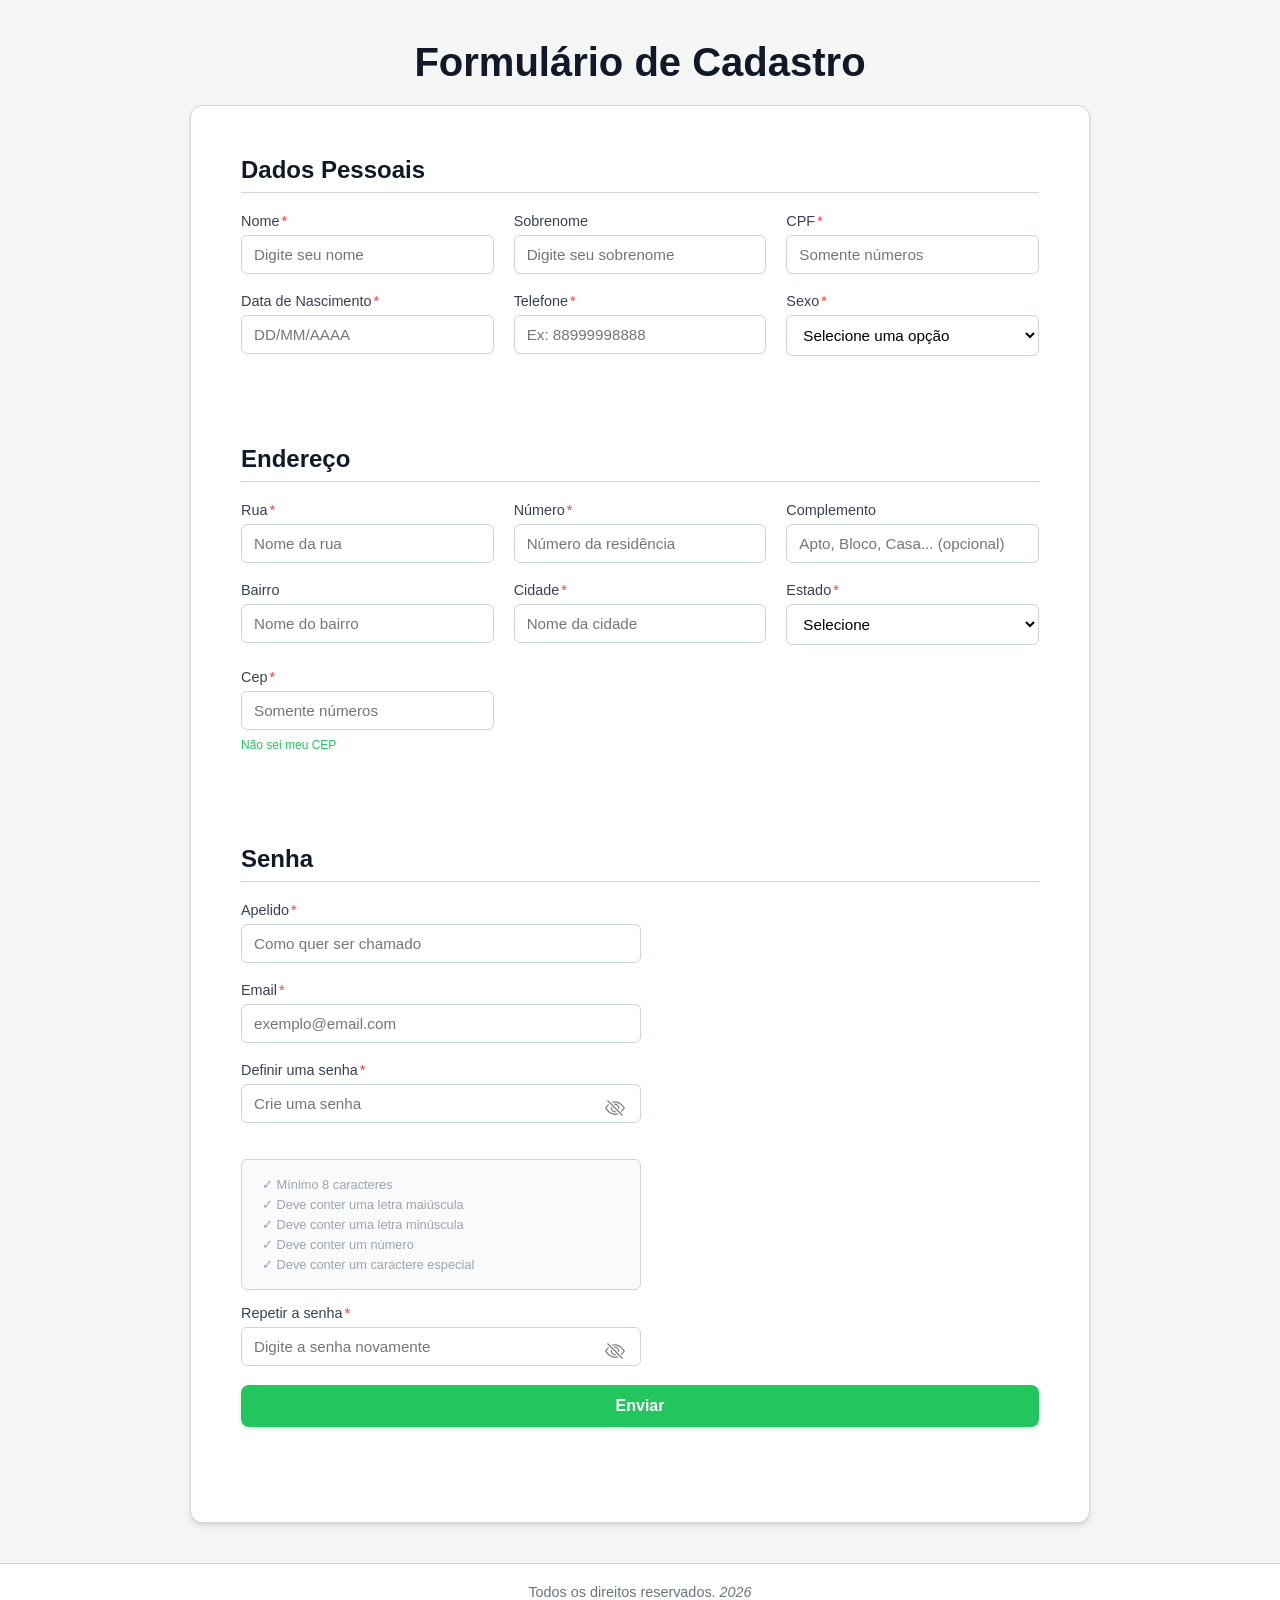
<file: 3-periodo/programaçãp web/trabalho avaliativo - formulário/index.html>
<!DOCTYPE html>
<html lang="pt-br">
<head>
    <meta charset="UTF-8">
    <meta name="viewport" content="width=device-width, initial-scale=1.0">
    <title>Formulário de Cadastro</title>

    <link rel="stylesheet" href="style.css">
    <link rel="shortcut icon" href="favicon.ico" type="image/x-icon">
</head>
<body>

    <h1>Formulário de Cadastro</h1>
    
    <form action="#" method="post">

        <div class="form-container data-form">

            <h2>Dados Pessoais</h2>
            <hr>

            <div class="input-field">

                <label for="name"><p>Nome<span>*</span></p>
                    <input type="text" name="name" id="name" required placeholder="Digite seu nome">
                    <span class="warn"></span>
                </label>

                <label for="surname"><p>Sobrenome</p>
                    <input type="text" name="surname" id="surname" placeholder="Digite seu sobrenome">
                    <span class="warn"></span>
                </label>

                <label for="cpf"><p>CPF<span>*</span></p>
                    <input type="text" name="cpf" id="cpf" required maxlength="11" placeholder="Somente números">
                    <span class="warn"></span>
                </label>

            </div>

            <div class="input-field">

                <label for="b-date"><p>Data de Nascimento<span>*</span></p>
                    <input type="text" name="b-date" id="b-date" placeholder="DD/MM/AAAA" maxlength="10" required >
                    <span class="warn"></span>
                </label>

                <label for="phone-num"><p>Telefone<span>*</span></p>
                    <input type="tel" name="phone-num" id="phone-num" required placeholder="Ex: 88999998888">
                    <span class="warn"></span>
                </label>

                <label for="sex"><p>Sexo<span>*</span></p>
                    <select name="sex" id="sex" required>
                        <option value="" disabled selected>Selecione uma opção</option>
                        <option value="fem">Feminino</option>
                        <option value="masc">Masculino</option>
                    </select>
                    <span class="warn"></span>
                </label>

            </div>

        </div>

        <div class="form-container adress-form">

            <h2>Endereço</h2>
            <hr>

            <div class="input-field">

                <label for="street"><p>Rua<span>*</span></p>
                    <input type="text" name="street" id="street" required placeholder="Nome da rua">
                    <span class="warn"></span>
                </label>

                <label for="number"><p>Número<span>*</span></p>
                    <input type="text" name="number" id="number" required placeholder="Número da residência">
                    <span class="warn"></span>
                </label>

                <label for="compl"><p>Complemento</p>
                    <input type="text" name="compl" id="compl" placeholder="Apto, Bloco, Casa... (opcional)">
                    <span class="warn"></span>
                </label>

            </div>

            <div class="input-field">

                <label for="neighb"><p>Bairro</p>
                    <input type="text" name="neighb" id="neighb" placeholder="Nome do bairro">
                    <span class="warn"></span>
                </label>

                <label for="city"><p>Cidade<span>*</span></p>
                    <input type="text" name="city" id="city" required placeholder="Nome da cidade">
                    <span class="warn"></span>
                </label>
                
                <label for="state"><p>Estado<span>*</span></p>
                    <select name="state" id="estado" required>
                        <option value="" disabled selected>Selecione</option>
                        <option>AC</option>
                        <option>AL</option>
                        <option>AP</option>
                        <option>AM</option>
                        <option>BA</option>
                        <option>CE</option>
                        <option>DF</option>
                        <option>ES</option>
                        <option>GO</option>
                        <option>MA</option>
                        <option>MT</option>
                        <option>MS</option>
                        <option>MG</option>
                        <option>PA</option>
                        <option>PB</option>
                        <option>PR</option>
                        <option>PE</option>
                        <option>PI</option>
                        <option>RJ</option>
                        <option>RN</option>
                        <option>RS</option>
                        <option>RO</option>
                        <option>RR</option>
                        <option>SC</option>
                        <option>SP</option>
                        <option>SE</option>
                        <option>TO</option>
                    </select>
                    <span class="warn"></span>

                </label>

                <label for="cep"><p>Cep<span>*</span></p>
                    <input type="text" name="cep" id="cep" required maxlength="9" placeholder="Somente números">
                    <span class="warn"></span>
                    <a href="#" id="buscarCep">Não sei meu CEP</a>
                    <div id="resultadosCep"></div>
                </label>

            </div>
                
        </div>

        <div class="form-container pass-form">

            <h2>Senha</h2>
            <hr>

            <div class="input-field">
                <label for="username"><p>Apelido<span>*</span></p>
                    <input type="text" name="username" id="username" required placeholder="Como quer ser chamado">
                    <span class="warn"></span>
                </label>
            </div>

            <div class="input-field">
                <label for="email"><p>Email<span>*</span></p>
                    <input type="email" name="email" id="email" required placeholder="exemplo@email.com">
                    <span class="warn"></span>
                </label>
            </div>

            <div class="input-field">
                <label for="passw"><p>Definir uma senha<span>*</span></p>
                    <input type="password" name="passw" id="passw" required minlength="8" placeholder="Crie uma senha">
                    <span class="eye-icon" onclick="togglePassword('passw')">
                        <img src="eye-slash.svg" alt="Mostrar senha" id="eye-passw">
                    </span>
                    <span class="warn"></span>
                </label>

                <div class="password-requirements">
                    <div class="requirement" id="req-length">✓ Mínimo 8 caracteres</div>
                    <div class="requirement" id="req-upper">✓ Deve conter uma letra maiúscula</div>
                    <div class="requirement" id="req-lower">✓ Deve conter uma letra minúscula</div>
                    <div class="requirement" id="req-number">✓ Deve conter um número</div>
                    <div class="requirement" id="req-special">✓ Deve conter um caractere especial</div>
                </div>
            </div>

            <div class="input-field">
                <label for="rpassw"><p>Repetir a senha<span>*</span></p>
                    <input type="password" name="rpassw" id="rpassw" required minlength="8" placeholder="Digite a senha novamente">
                    <span class="eye-icon" onclick="togglePassword('rpassw')">
                        <img src="eye-slash.svg" alt="Mostrar senha" id="eye-rpassw">
                    </span>
                    <span class="warn"></span>
                </label>
            </div>
            
            <div class="input-field">
                <input type="submit" value="Enviar" class="send">
            </div>

        </div>
    </form>

    <footer>
        <p>Todos os direitos reservados. <i><span id="currentYear"></span></i></p>
    </footer>

    <script src="script.js"></script>
</body>
</html>
</file>
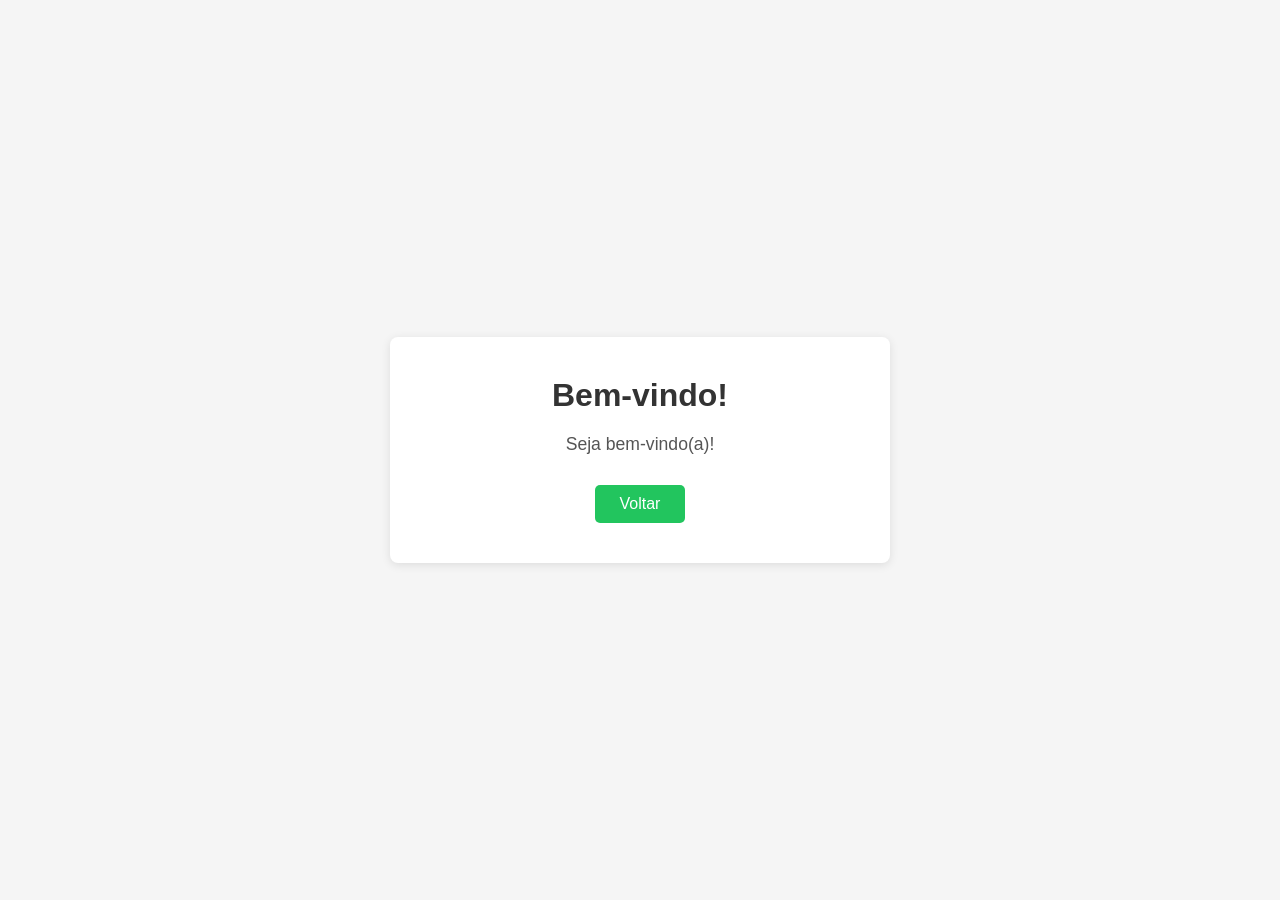
<file: 3-periodo/programaçãp web/trabalho avaliativo - formulário/maiorIdade.html>
<!DOCTYPE html>
<html lang="pt-br">
<head>
    <meta charset="UTF-8">
    <meta name="viewport" content="width=device-width, initial-scale=1.0">
    <title>Bem-vindo</title>
    <style>
        * {
            margin: 0;
            padding: 0;
            box-sizing: border-box;
        }

        body {
            font-family: Arial, Helvetica, sans-serif;
            background: #f5f5f5;
            min-height: 100vh;
            display: flex;
            justify-content: center;
            align-items: center;
            padding: 20px;
        }

        .container {
            background: white;
            border-radius: 8px;
            padding: 40px;
            box-shadow: 0 2px 10px rgba(0, 0, 0, 0.1);
            text-align: center;
            max-width: 500px;
            width: 100%;
        }

        h1 {
            color: #333;
            font-size: 2rem;
            margin-bottom: 20px;
        }

        #msg {
            color: #555;
            font-size: 1.1rem;
            margin-bottom: 30px;
        }

        #msg b {
            color: #22C55E;
        }

        .btn {
            display: inline-block;
            background: #22C55E;
            color: white;
            padding: 10px 25px;
            border-radius: 5px;
            text-decoration: none;
            transition: background 0.2s;
        }

        .btn:hover {
            background: #16A34A;
        }
    </style>
</head>
<body>

    <div class="container">
        <h1>Bem-vindo!</h1>
        <p id="msg"></p>
        <a href="index.html" class="btn">Voltar</a>
    </div>

    <script>
        const params = new URLSearchParams(window.location.search);
        const nome = params.get("user");

        if (nome) {
            document.getElementById("msg").innerHTML = `Seja bem-vindo(a), <b>${nome}</b>!`;
        } else {
            document.getElementById("msg").innerHTML = `Seja bem-vindo(a)!`;
        }
    </script>

</body>
</html>
</file>
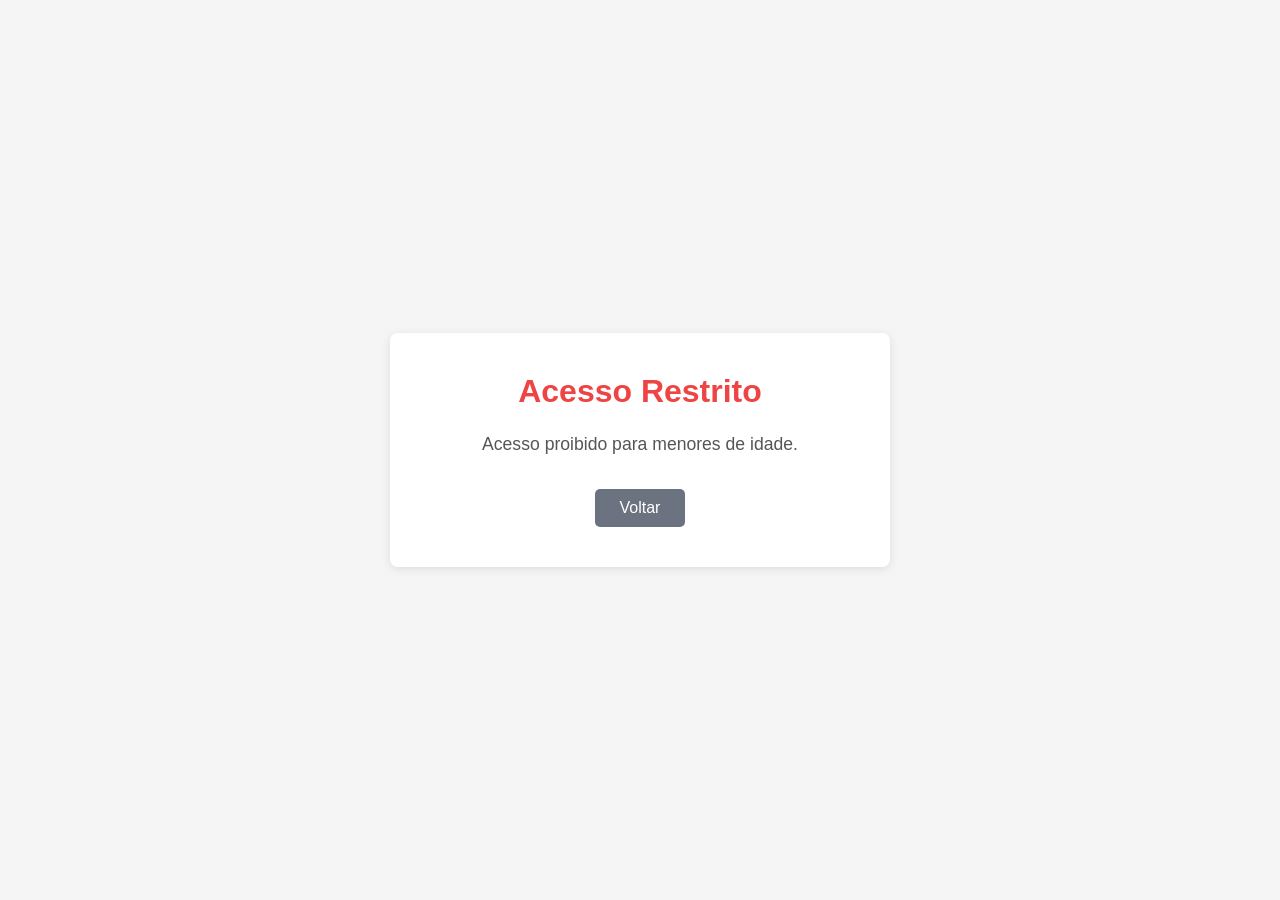
<file: 3-periodo/programaçãp web/trabalho avaliativo - formulário/menorIdade.html>
<!DOCTYPE html>
<html lang="pt-br">
<head>
    <meta charset="UTF-8">
    <meta name="viewport" content="width=device-width, initial-scale=1.0">
    <title>Acesso Negado</title>
    <style>
        * {
            margin: 0;
            padding: 0;
            box-sizing: border-box;
        }

        body {
            font-family: Arial, Helvetica, sans-serif;
            background: #f5f5f5;
            min-height: 100vh;
            display: flex;
            justify-content: center;
            align-items: center;
            padding: 20px;
        }

        .container {
            background: white;
            border-radius: 8px;
            padding: 40px;
            box-shadow: 0 2px 10px rgba(0, 0, 0, 0.1);
            text-align: center;
            max-width: 500px;
            width: 100%;
        }

        h1 {
            color: #EF4444;
            font-size: 2rem;
            margin-bottom: 20px;
        }

        #info {
            color: #555;
            font-size: 1.1rem;
            line-height: 1.6;
            margin-bottom: 30px;
        }

        #info b {
            color: #333;
        }

        .btn {
            display: inline-block;
            background: #6B7280;
            color: white;
            padding: 10px 25px;
            border-radius: 5px;
            text-decoration: none;
            transition: background 0.2s;
        }

        .btn:hover {
            background: #4B5563;
        }
    </style>
</head>
<body>

    <div class="container">
        <h1>Acesso Restrito</h1>
        <p id="info"></p>
        <a href="index.html" class="btn">Voltar</a>
    </div>

    <script>
        const params = new URLSearchParams(window.location.search);
        const nome = params.get("user");
        const idade = params.get("age");

        if (nome && idade) {
            document.getElementById("info").innerHTML = `
                Olá <b>${nome}</b>, você tem <b>${idade}</b> anos.<br><br>
                Acesso proibido para menores de idade.
            `;
        } else {
            document.getElementById("info").innerHTML = `
                Acesso proibido para menores de idade.
            `;
        }
    </script>

</body>
</html>
</file>
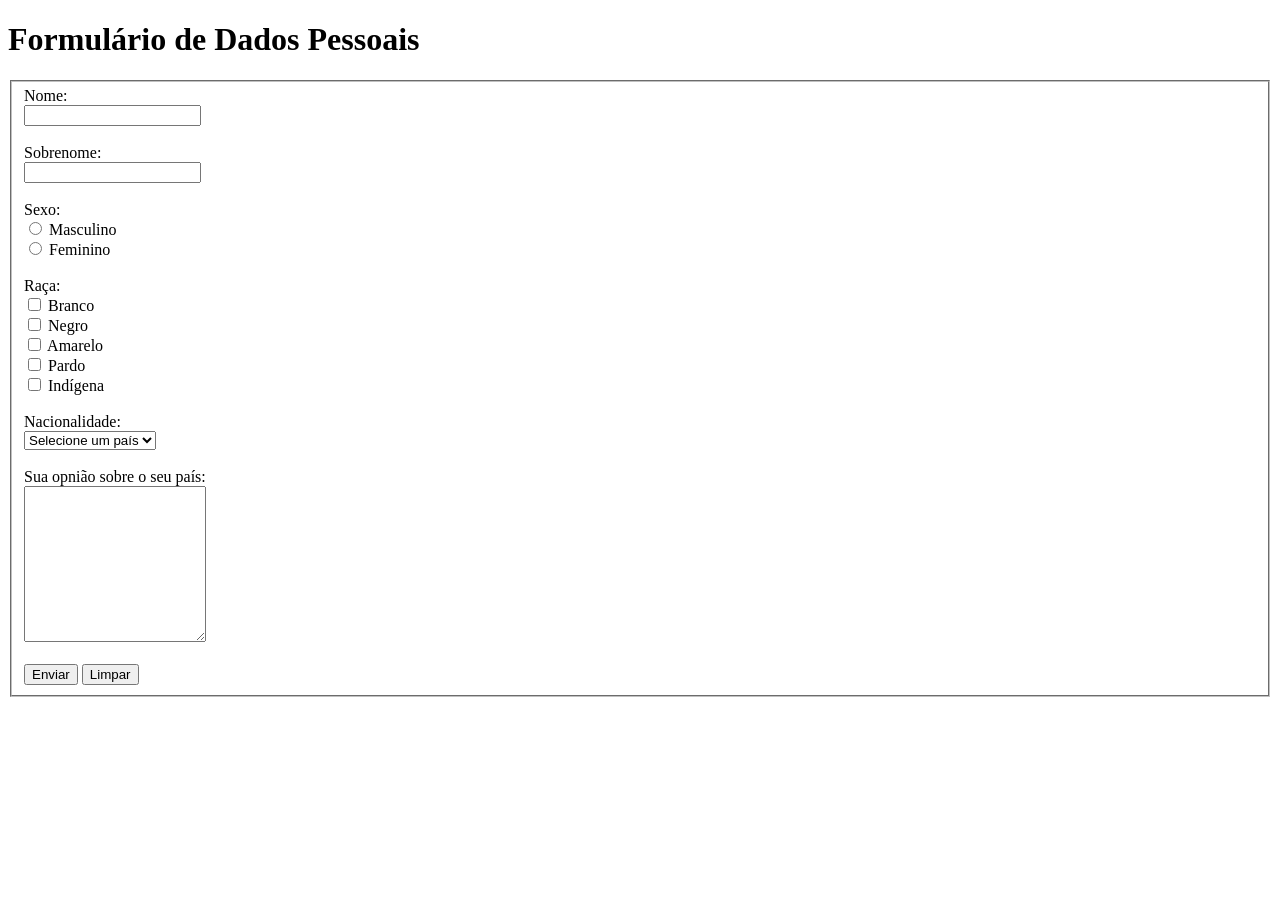
<file: 3-periodo/programaçãp web/html/avaliação/formulario.html>
<!DOCTYPE html>
<html lang="pt-br">
<head>
    <meta charset="UTF-8">
    <meta name="viewport" content="width=device-width, initial-scale=1.0">
    <title>Document</title>
</head>
<body>

    <h1>Formulário de Dados Pessoais</h1>


    <form action="#">

        <fieldset>

            <label for="nome">
                Nome:<br>
                <input type="text" name="nome">
            </label>

            <br>
            <br>

            <label for="sobrenome">
                Sobrenome:<br>
                <input type="text" name="sobrenome">
            </label>

            <br>
            <br>

            <label for="sexo">
                Sexo:<br>
                <input type="radio" name="sexo" value="masculino"> Masculino<br>
                <input type="radio" name="sexo" value="feminino"> Feminino
            </label>

            <br>
            <br>

            <label for="raca">
                Raça:<br>
                <input type="checkbox" name="raca" value="branco"> Branco<br>
                <input type="checkbox" name="raca" value="negro"> Negro<br>
                <input type="checkbox" name="raca" value="amarelo"> Amarelo<br>
                <input type="checkbox" name="raca" value="pardo"> Pardo<br>
                <input type="checkbox" name="raca" value="indigena"> Indígena
            </label>

            <br>
            <br>

            <label for="nacio">
                Nacionalidade:<br>
                <select name="nacio">
                    <option value="" selected disabled>Selecione um país</option>
                    <option value="argentina">Argentina</option>
                    <option value="bolivia">Bolivia</option>
                    <option value="brasil">Brasil</option>
                    <option value="chile">Chile</option>
                    <option value="colombia">Colômbia</option>
                    <option value="equador">Equador</option>
                    <option value="guiana">Guiana</option>
                    <option value="paraguai">Paraguia</option>
                    <option value="peru">Peru</option>
                    <option value="suriname">Suriname</option>
                    <option value="uruguai">Uruguai</option>
                    <option value="venezuela">Venezuela</option>
                </select>
            </label>

            <br>
            <br>

            <label for="opniao">
                Sua opnião sobre o seu país:<br>
                <textarea name="opniao" rows="10"></textarea>
            </label>

            <br>
            <br>

            <input type="submit" value="Enviar">
            <input type="reset" value="Limpar">

        </fieldset>

    </form>
    
</body>
</html>
</file>
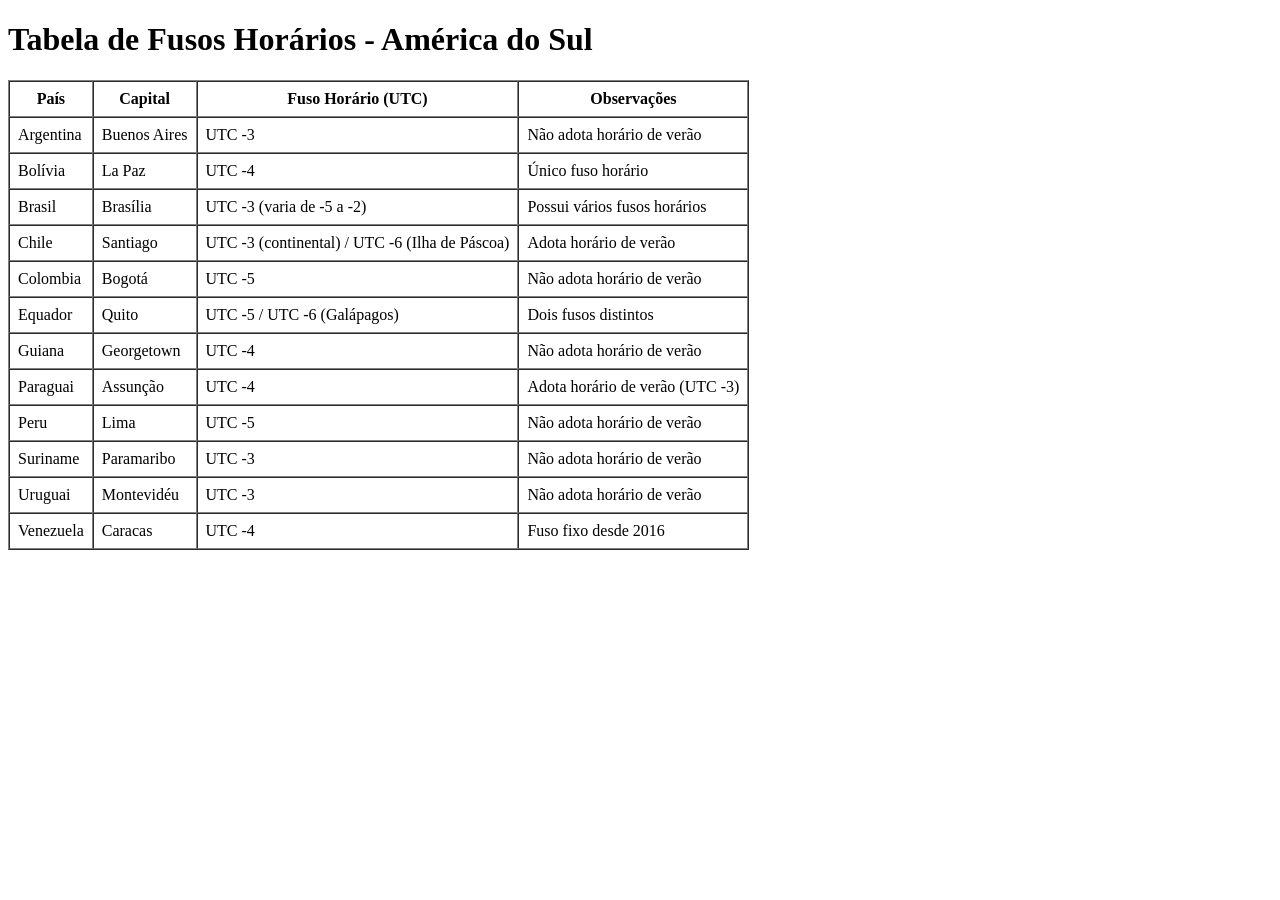
<file: 3-periodo/programaçãp web/html/avaliação/tabela.html>
<!DOCTYPE html>
<html lang="pt-br">
<head>
    <meta charset="UTF-8">
    <meta name="viewport" content="width=device-width, initial-scale=1.0">
    <title>Document</title>
</head>
<body>

    <h1>Tabela de Fusos Horários - América do Sul</h1>

    <table border="1" cellpadding="8" cellspacing="0">
        <thead>
            <tr>
                <th>País</th>
                <th>Capital</th>
                <th>Fuso Horário (UTC)</th>
                <th>Observações</th>
            </tr>
        </thead>
        <tbody>
            <tr>
                <td>Argentina</td>
                <td>Buenos Aires</td>
                <td>UTC -3</td>
                <td>Não adota horário de verão</td>
            </tr>
            <tr>
                <td>Bolívia</td>
                <td>La Paz</td>
                <td>UTC -4</td>
                <td>Único fuso horário</td>
            </tr>
            <tr>
                <td>Brasil</td>
                <td>Brasília</td>
                <td>UTC -3 (varia de -5 a -2)</td>
                <td>Possui vários fusos horários</td>
            </tr>
            <tr>
                <td>Chile</td>
                <td>Santiago</td>
                <td>UTC -3 (continental) / UTC -6 (Ilha de Páscoa)</td>
                <td>Adota horário de verão</td>
            </tr>
            <tr>
                <td>Colombia</td>
                <td>Bogotá</td>
                <td>UTC -5</td>
                <td>Não adota horário de verão</td>
            </tr>
            <tr>
                <td>Equador</td>
                <td>Quito</td>
                <td>UTC -5 / UTC -6 (Galápagos)</td>
                <td>Dois fusos distintos</td>
            </tr>
            <tr>
                <td>Guiana</td>
                <td>Georgetown</td>
                <td>UTC -4</td>
                <td>Não adota horário de verão</td>
            </tr>
            <tr>
                <td>Paraguai</td>
                <td>Assunção</td>
                <td>UTC -4</td>
                <td>Adota horário de verão (UTC -3)</td>
            </tr>
            <tr>
                <td>Peru</td>
                <td>Lima</td>
                <td>UTC -5</td>
                <td>Não adota horário de verão</td>
            </tr>
            <tr>
                <td>Suriname</td>
                <td>Paramaribo</td>
                <td>UTC -3</td>
                <td>Não adota horário de verão</td>
            </tr>
            <tr>
                <td>Uruguai</td>
                <td>Montevidéu</td>
                <td>UTC -3</td>
                <td>Não adota horário de verão</td>
            </tr>
            <tr>
                <td>Venezuela</td>
                <td>Caracas</td>
                <td>UTC -4</td>
                <td>Fuso fixo desde 2016</td>
            </tr>
        </tbody>
    </table>
    
</body>
</html>
</file>
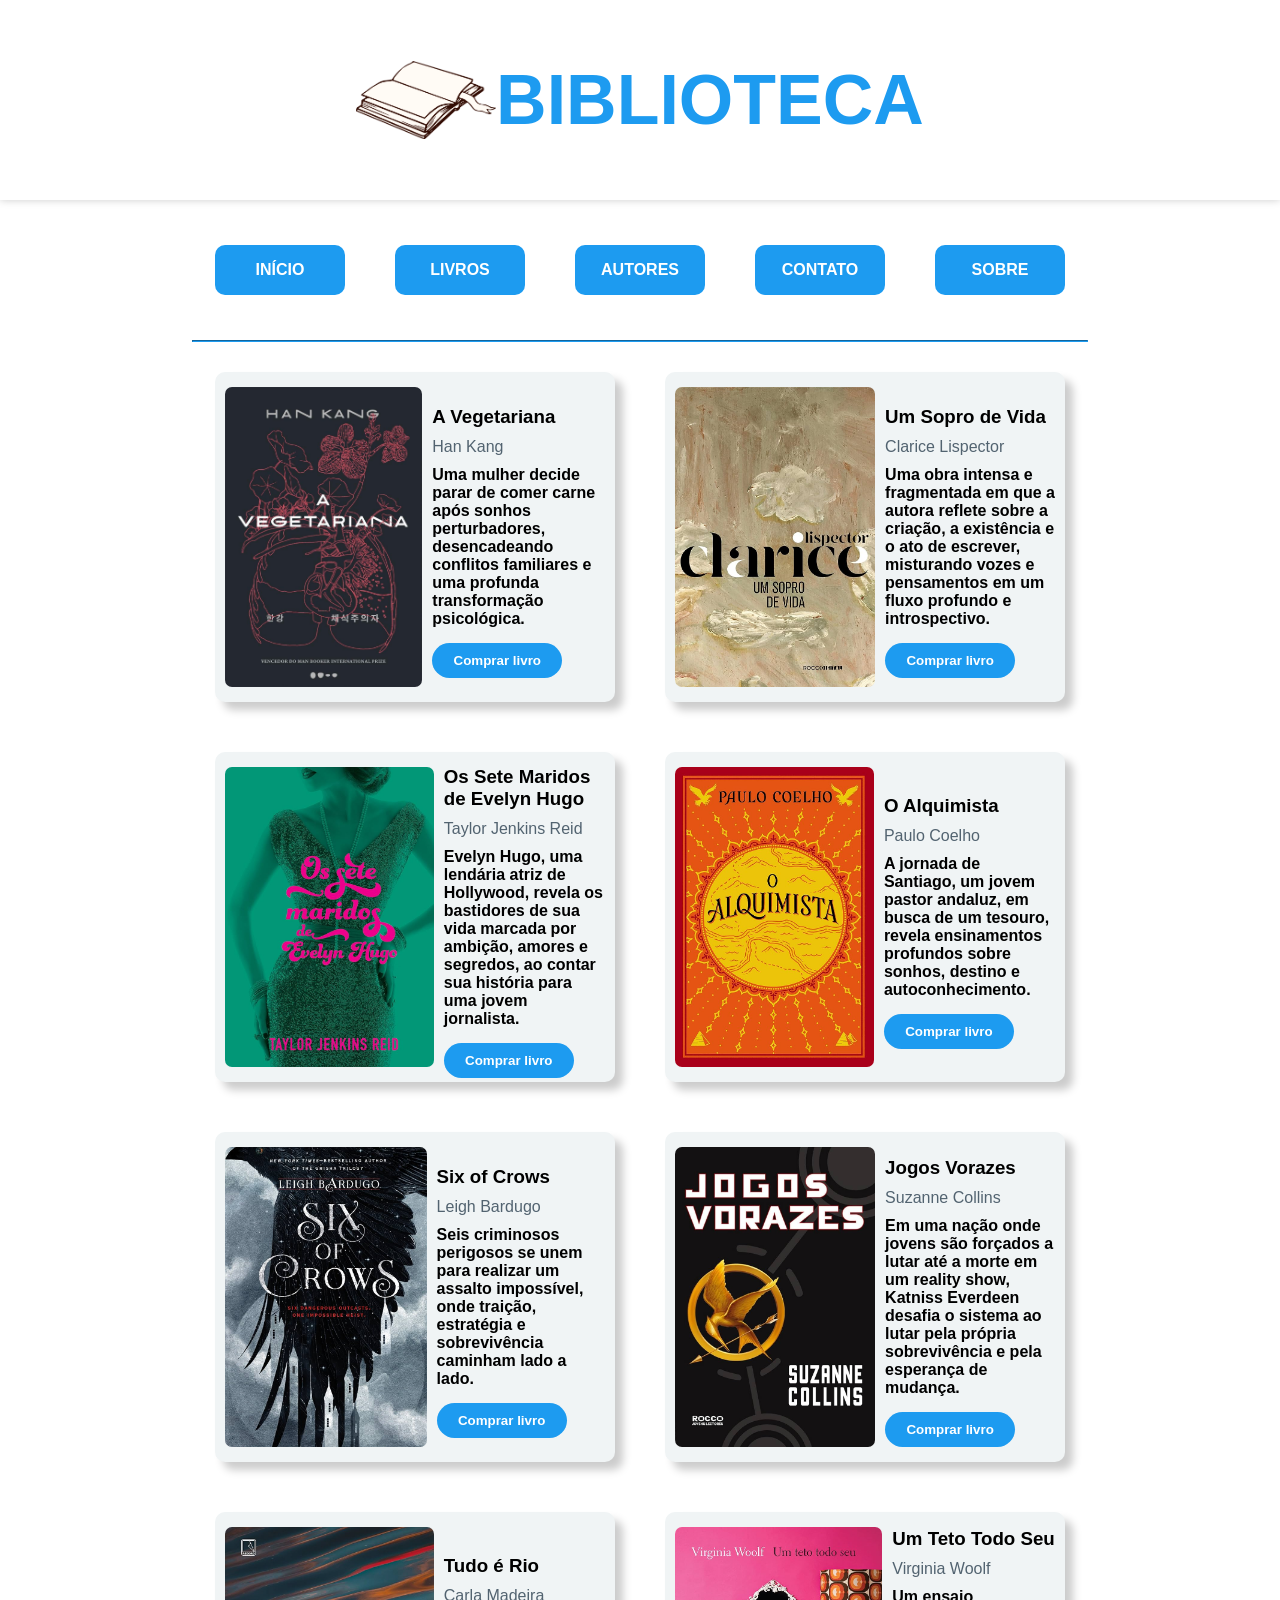
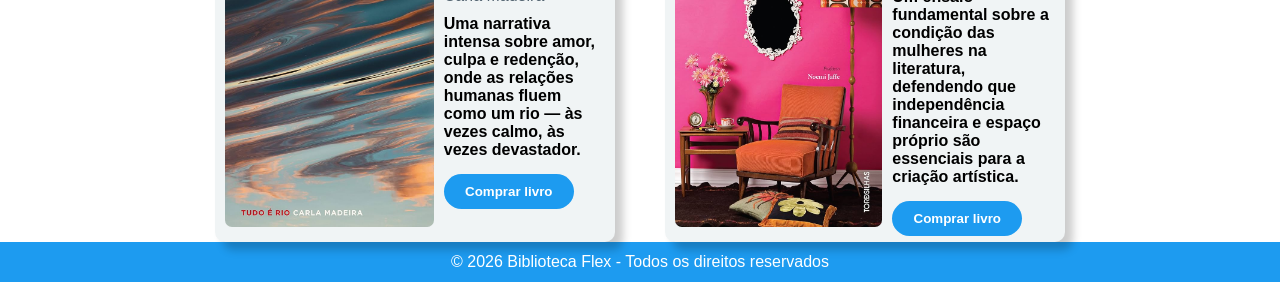
<file: 3-periodo/programaçãp web/layout-flex-grid/FLEX/flex.html>
<!DOCTYPE html>
<html lang="pt-br">
<head>
    <meta charset="UTF-8">
    <meta name="viewport" content="width=device-width, initial-scale=1.0">
    <link rel="stylesheet" href="flex.css">
    <title>LAYOUT FLEX</title>
</head>
<body>

    <header>
        <img src="images/book.png" alt="">
        <h1>BIBLIOTECA</h1>
    </header>

    <nav>
        <div class="nav-item">
            <a href="#">Início</a>
        </div>

        <div class="nav-item">
            <a href="#">Livros</a>
        </div>

        <div class="nav-item">
            <a href="#">Autores</a>
        </div>

        <div class="nav-item">
            <a href="#">Contato</a>
        </div>

        <div class="nav-item">
            <a href="#">Sobre</a>
        </div>

    </nav>

    <hr>

    <main class="container">

        <div class="cards">

            <div class="card">
                <img src="images/avegetariana.jpg" alt="">
                <div class="card-desc">
                    <h3>A Vegetariana</h3>
                    <p class="aut">Han Kang</p>
                    <p class="desc">Uma mulher decide parar de comer carne após sonhos perturbadores, desencadeando conflitos familiares e uma profunda transformação psicológica.</p>
                    <button>Comprar livro</button>
                </div>
            </div>

            <div class="card">
                <img src="images/umsoprodevida.jpg" alt="">
                <div class="card-desc">
                    <h3>Um Sopro de Vida</h3>
                    <p class="aut">Clarice Lispector</p>
                    <p class="desc">Uma obra intensa e fragmentada em que a autora reflete sobre a criação, a existência e o ato de escrever, misturando vozes e pensamentos em um fluxo profundo e introspectivo.</p>
                    <button>Comprar livro</button>

                </div>
            </div>

            <div class="card">
                <img src="images/evelynhugo.jpg" alt="">
                <div class="card-desc">
                    <h3>Os Sete Maridos de Evelyn Hugo</h3>
                    <p class="aut">Taylor Jenkins Reid</p>
                    <p class="desc">Evelyn Hugo, uma lendária atriz de Hollywood, revela os bastidores de sua vida marcada por ambição, amores e segredos, ao contar sua história para uma jovem jornalista.</p>
                    <button>Comprar livro</button>
                </div>
            </div>

            <div class="card">
                <img src="images/oalquimista.jpg" alt="">
                <div class="card-desc">
                    <h3>O Alquimista</h3>
                    <p class="aut">Paulo Coelho</p>
                    <p class="desc">A jornada de Santiago, um jovem pastor andaluz, em busca de um tesouro, revela ensinamentos profundos sobre sonhos, destino e autoconhecimento.</p>
                    <button>Comprar livro</button>
                </div>
            </div>

            <div class="card">
                <img src="images/sixofcrows.jpg" alt="">
                <div class="card-desc">
                    <h3>Six of Crows</h3>
                    <p class="aut">Leigh Bardugo</p>
                    <p class="desc">Seis criminosos perigosos se unem para realizar um assalto impossível, onde traição, estratégia e sobrevivência caminham lado a lado.</p>
                    <button>Comprar livro</button>
                </div>
            </div>

            <div class="card">
                <img src="images/jogosvorazes.jpg" alt="">
                <div class="card-desc">
                    <h3>Jogos Vorazes</h3>
                    <p class="aut">Suzanne Collins</p>
                    <p class="desc">Em uma nação onde jovens são forçados a lutar até a morte em um reality show, Katniss Everdeen desafia o sistema ao lutar pela própria sobrevivência e pela esperança de mudança.</p>
                    <button>Comprar livro</button>
                </div>
            </div>

            <div class="card">
                <img src="images/tudoerio.jpg" alt="">
                <div class="card-desc">
                    <h3>Tudo é Rio</h3>
                    <p class="aut">Carla Madeira</p>
                    <p class="desc">Uma narrativa intensa sobre amor, culpa e redenção, onde as relações humanas fluem como um rio — às vezes calmo, às vezes devastador.</p>
                    <button>Comprar livro</button>
                </div>
            </div>

            <div class="card">
                <img src="images/umtetotodoseu.jpg" alt="">
                <div class="card-desc">
                    <h3>Um Teto Todo Seu</h3>
                    <p class="aut">Virginia Woolf</p>
                    <p class="desc">Um ensaio fundamental sobre a condição das mulheres na literatura, defendendo que independência financeira e espaço próprio são essenciais para a criação artística.</p>
                    <button>Comprar livro</button>
                </div>
            </div>
        </div>
    </main>

    <footer>
        <p>© 2026 Biblioteca Flex - Todos os direitos reservados</p>
    </footer>
    
</body>
</html>
</file>
<file: 3-periodo/programaçãp web/trabalho avaliativo - formulário/style.css>
:root {
    --bg-page: #f5f5f5;
    --bg-form: #FFFFFF;
    --bg-cep: #fbfbfb;
    --border-color: #D1D5DB;

    --text-main: #111827;
    --text-label: #374151;
    --text-muted: #6B7280;

    --primary: #22C55E;
    --primary-hover: #16A34A;

    --error: #EF4444;
    --success: #10B981;
    --warning: #F59E0B;

    --input-bg: #FFFFFF;
    --input-border: #CBD5E1;
    --input-focus: #3B82F6;
}

* {
    margin: 0;
    padding: 0;
    box-sizing: border-box;
    font-family: 'Segoe UI', Tahoma, Geneva, Verdana, sans-serif;
}

body {
    background: var(--bg-page);
    color: var(--text-main);
    min-height: 100vh;
    display: flex;
    flex-direction: column;
}

h1 {
    margin: 40px 0 20px;
    font-size: 2.5rem;
    font-weight: 700;
    text-align: center;
    color: var(--text-main);
}

form {
    width: 90%;
    max-width: 900px;
    margin: 0 auto 40px;
    border-radius: 12px;
    padding: 30px;
    border: 1px solid var(--border-color);
    box-shadow: 0 4px 6px -1px rgba(0, 0, 0, 0.1), 0 2px 4px -1px rgba(0, 0, 0, 0.06);
    background: var(--bg-form);
}

.form-container {
    border-radius: 8px;
    padding: 20px;
    margin-bottom: 30px;
    background: var(--bg-form);
}

.form-container h2 {
    font-size: 1.5rem;
    font-weight: 600;
    color: var(--text-main);
    margin-bottom: 8px;
}

.form-container hr {
    background-color: var(--border-color);
    height: 1px;
    border: none;
    margin-bottom: 20px;
}

.input-field {
    display: grid;
    grid-template-columns: repeat(auto-fit, minmax(250px, 1fr));
    gap: 20px;
    margin-bottom: 15px;
}

.pass-form .input-field {
    display: flex;
    flex-direction: column;
    gap: 20px;
}

.pass-form .input-field label {
    width: 100%;
    max-width: 400px;
}

label {
    display: flex;
    flex-direction: column;
    color: var(--text-label);
    font-weight: 500;
    font-size: 0.9rem;
    position: relative;
}

label p {
    margin-bottom: 6px;
}

label span {
    color: var(--error);
    margin-left: 2px;
}

label a {
    color: var(--primary);
    font-size: 0.75rem;
    text-align: left;
    margin-top: 4px;
    text-decoration: none;
    transition: color 0.2s;
}

label a:hover {
    color: var(--primary-hover);
    text-decoration: underline;
}

input, select {
    background: var(--input-bg);
    border: 1.5px solid var(--input-border);
    padding: 10px 12px;
    border-radius: 6px;
    font-size: 0.95rem;
    transition: all 0.2s ease;
    width: 100%;
}

input:hover, select:hover {
    border-color: #94a3b8;
}

input:focus,
select:focus {
    outline: none;
    border: 2px solid var(--input-focus);
    box-shadow: 0 0 0 3px rgba(59, 130, 246, 0.1);
}

select {
    cursor: pointer;
}

.eye-icon {
    position: absolute;
    right: 12px;
    top: 32px;
    cursor: pointer;
    user-select: none;
    z-index: 10;
    padding: 4px;
}

.eye-icon img {
    width: 20px;
    height: 20px;
    opacity: 0.5;
    transition: opacity 0.2s;
}

.eye-icon img:hover {
    opacity: 0.8;
}

.password-requirements {
    margin-top: 12px;
    padding: 12px 15px;
    background: #f9fafb;
    border: 1px solid var(--border-color);
    border-radius: 6px;
    font-size: 0.8rem;
    width: 100%;
    max-width: 400px;
}

.requirement {
    color: #9ca3af;
    margin: 5px 0;
    padding-left: 5px;
    transition: color 0.2s;
}

.requirement.valid {
    color: var(--success);
    font-weight: 500;
}

#resultadosCep {
    background: var(--bg-cep);
    max-height: 120px;
    overflow-y: auto;
    margin-top: 8px;
}

.cep-item {
    padding: 10px;
    cursor: pointer;
    border: 1px solid var(--border-color);
    font-size: 0.85rem;
    transition: background 0.2s;
}

.cep-item:last-child {
    border-bottom: none;
}

.cep-item:hover {
    background: #f3f4f6;
}

.send {
    background: var(--primary);
    color: white;
    border: none;
    padding: 12px 32px;
    border-radius: 8px;
    cursor: pointer;
    font-size: 1rem;
    font-weight: 600;
    transition: all 0.2s ease;
    box-shadow: 0 2px 4px rgba(34, 197, 94, 0.2);
}

.send:hover {
    background: var(--primary-hover);
    transform: translateY(-1px);
    box-shadow: 0 4px 8px rgba(34, 197, 94, 0.3);
}

.send:active {
    transform: translateY(0);
}

.error {
    color: var(--error);
    font-size: 0.75rem;
    margin-top: 4px;
    display: block;
    font-weight: 500;
}

.input-error {
    border: 2px solid var(--error) !important;
    box-shadow: 0 0 0 3px rgba(239, 68, 68, 0.1) !important;
}

.warn {
    font-size: 0.75rem;
    color: var(--warning);
    margin-top: 4px;
    display: block;
}

footer {
    margin-top: auto;
    padding: 20px;
    background: var(--bg-form);
    border-top: 1px solid var(--border-color);
}

footer p {
    text-align: center;
    color: var(--text-muted);
    font-size: 0.9rem;
}



@media (max-width: 768px) {
    h1 {
        font-size: 2rem;
        margin: 30px 20px 15px;
    }

    form {
        width: 95%;
        padding: 20px;
        margin: 0 auto 30px;
    }

    .form-container {
        padding: 15px;
    }

    .input-field {
        grid-template-columns: 1fr;
        gap: 15px;
    }

    .eye-icon {
        right: 12px;
        top: 36px;
    }

    .password-requirements {
        max-width: 100%;
    }
}

@media (max-width: 480px) {
    h1 {
        font-size: 1.5rem;
    }

    form {
        padding: 15px;
    }

    .form-container h2 {
        font-size: 1.25rem;
    }

    input, select {
        font-size: 16px;
    }
}
</file>
<file: 3-periodo/programaçãp web/layout-flex-grid/FLEX/flex.css>
* {
    font-family: Arial, Helvetica, sans-serif;
    box-sizing: border-box;
    margin: 0;
}

header {
    height: 200px;
    display: flex;
    align-items: center;
    justify-content: center;
    box-shadow: 0px 0px 8px 0px rgba(0, 0, 0, 0.202);
}

header img {
    width: 140px;
}

header h1 {
    color: #1d9bf0;
    font-weight: bold;
    font-size: 70px;
}

nav {
    display: flex;
    justify-content: center;
    gap: 50px;
    align-items: center;
    padding: 15px;
    margin-top: 30px;
}

body > hr {
    border-color: #1d9bf0;
    width: 70%;
    margin: 30px auto;
}

.nav-item {
    background-color: #1d9bf0;
    color: white;
    border-radius: 10px;
    height: 50px;
    width: 130px;
    display: flex;
    justify-content: center;
    align-items: center;
    cursor: pointer;
    transition: transform .1s ease-in;
}

.nav-item:hover {
    background-color: blue;
    transform: scale(1.1);
}

.nav-item a {
    font-weight: bold;
    text-transform: uppercase;
    color: white;
    text-decoration: none;
}

main {
    display: flex;
    justify-content: center;
    align-items: center;
    min-height: 100vh;
}

.cards {
    display: flex;
    flex-wrap: wrap;
    gap: 50px;
    justify-content: center;
}


.card {
    display: flex;
    align-items: center;
    justify-content: center;
    width: 400px;
    height: 330px;
    background-color: #f0f4f5;
    border-radius: 10px;
    padding: 10px;
    box-shadow: 8px 8px 8px 0px rgba(0, 0, 0, 0.202);
    transition: transform .3s ease-in-out;
}

.card:hover {
    transform: scale(1.1);
}

.card img {
    height: 300px;
    margin: auto;
    border-radius: 7px;
}

.card-desc {
    text-align: left;
    margin-left: 10px;
    display: flex;
    flex-direction: column;
}

.card-desc h3 {
    margin-top: 10px;
    margin-bottom: 10px;
}

.aut {
    color: #526370;
}

.desc {
    margin-top: 10px;
    font-weight: bold;
}

.card-desc button {
    background-color: #1d9bf0;
    color: white;
    font-weight: bold;
    border: none;
    border-radius: 20px;
    height: 35px;
    width: 130px;
    margin-top: 15px;
    cursor: pointer;
}

.card-desc button:hover {
    background-color: blue;
}


footer {
    background-color: #1d9bf0;
    color: white;
    height: 40px;
    text-align: center;
    display: flex;
    align-items: center;
    justify-content: center;
}




@media (max-width: 479px) {

    header {
        height: auto;
        padding: 20px;
        gap: 10px;
    }

    header img {
        width: 80px;
    }

    header h1 {
        font-size: 36px;
        text-align: center;
    }

    nav {
        flex-direction: column;
        gap: 15px;
        margin-top: 20px;
    }

    .nav-item {
        width: 100%;
        max-width: 250px;
        height: 45px;
    }

    body > hr {
        width: 90%;
    }

    main {
        padding: 10px;
    }


    .cards {
        justify-content: space-evenly;
        gap: 10px;
    }

    .card {
        width: 40%;
        height: auto;
        flex-direction: column;
        align-items: center;
        padding: 10px;
        transform: none;
        margin-bottom: 20px;
    }

    .card img {
        width: 100%;
        height: 180px;
        margin-bottom: 8px;
        object-fit: cover;
    }

    .card-desc {
        margin-left: 0;
        text-align: center;
        align-items: center;
    }

    .card-desc h3 {
        font-size: 14px;
    }

    .desc {
        font-size: 12px;
    }

    .card-desc button {
        width: 100%;
        max-width: 100px;
        font-size: 12px;
        height: 30px;
    }

    footer {
        font-size: 14px;
        padding: 10px;
        height: auto;
    }
}
</file>
